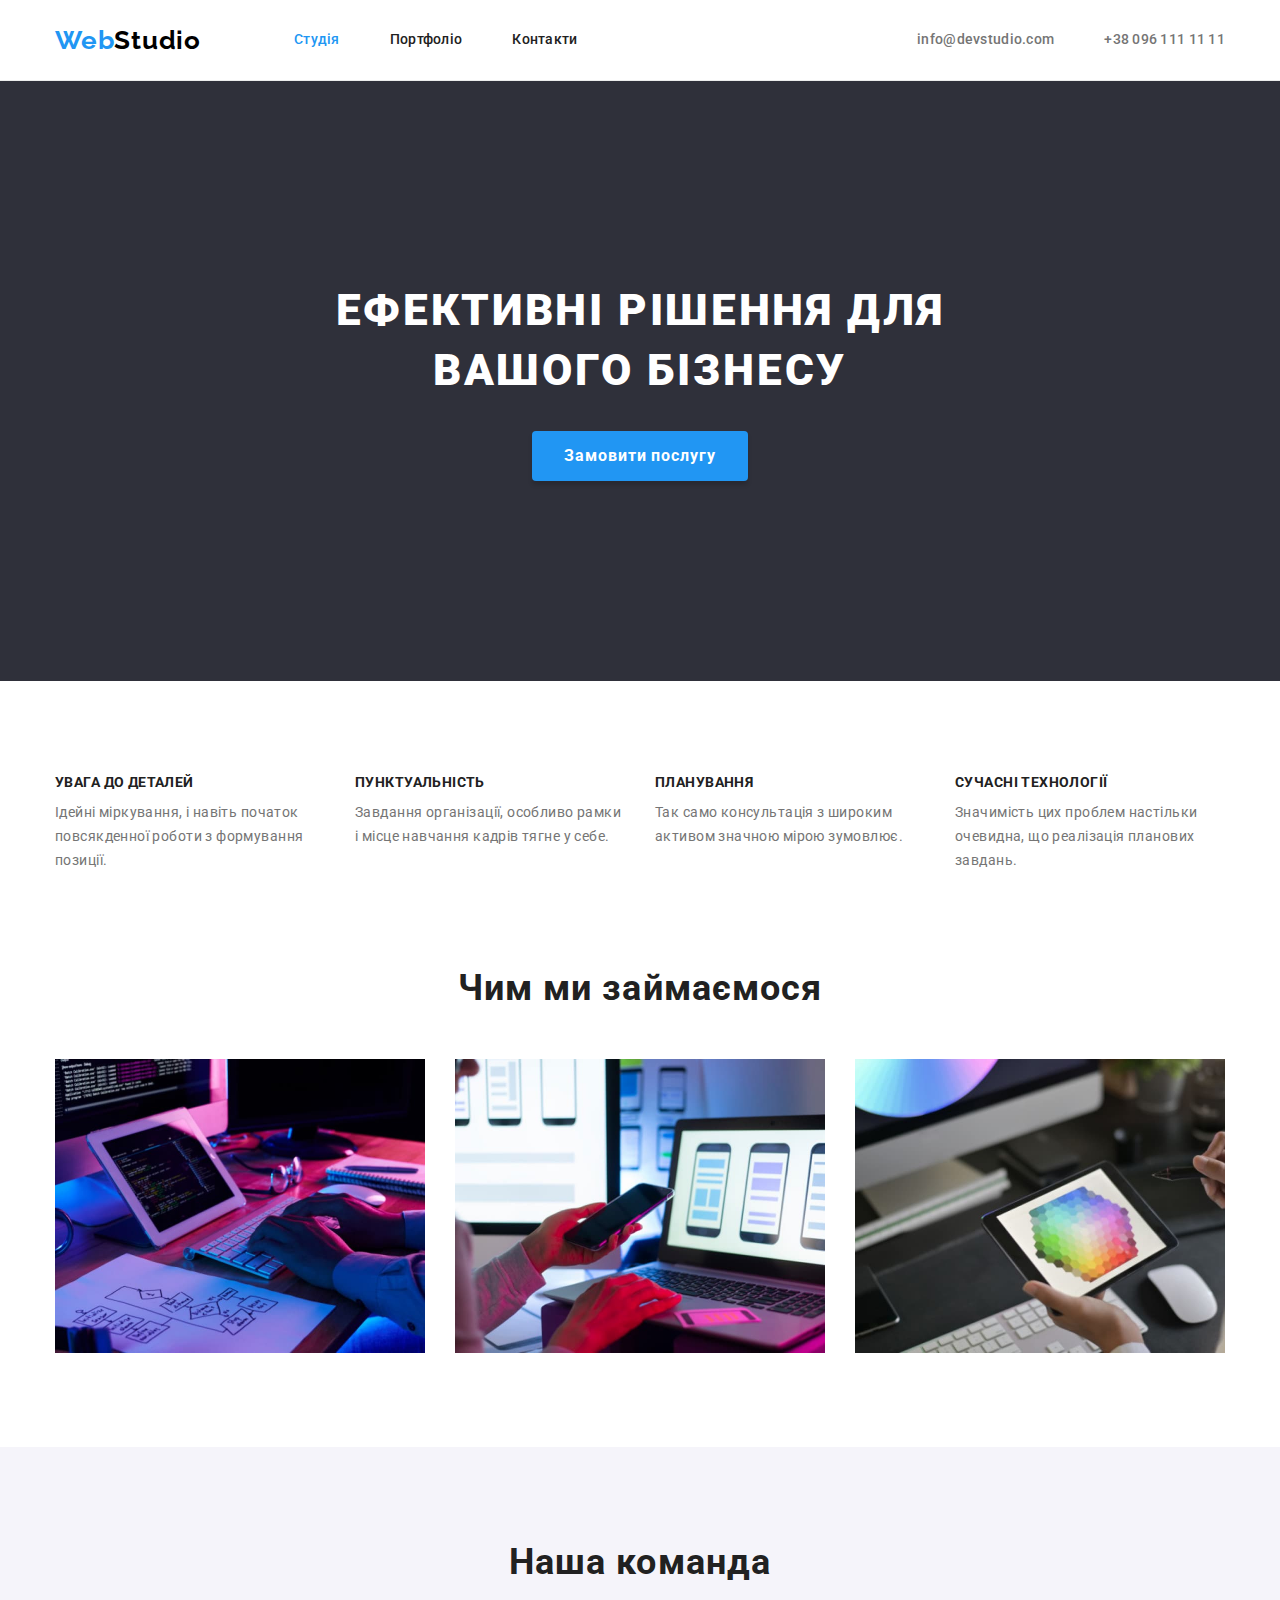
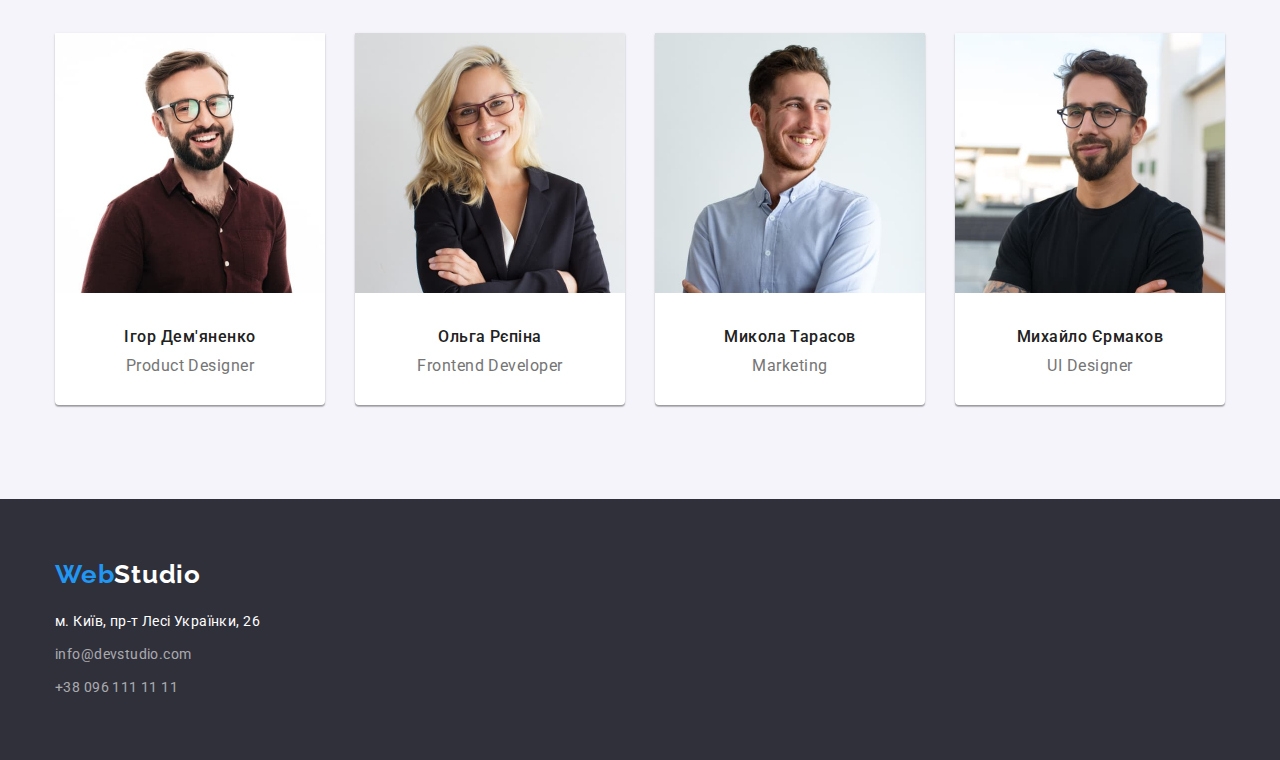
<file: index.html>
<!DOCTYPE html>
<html lang="uk">
<head>
    <meta charset="UTF-8">
    <meta http-equiv="X-UA-Compatible" content="IE=edge">
    <meta name="viewport" content="width=device-width, initial-scale=1.0">
    <title>Web Studio</title>
    <link rel="preconnect" href="https://fonts.googleapis.com">
    <link rel="preconnect" href="https://fonts.gstatic.com" crossorigin>
    <link href="https://fonts.googleapis.com/css2?family=Raleway:wght@700&family=Roboto:wght@400;500;700;900&display=swap"
        rel="stylesheet">
    <link rel="stylesheet" href="https://cdnjs.cloudflare.com/ajax/libs/modern-normalize/1.1.0/modern-normalize.min.css">
    <link rel="stylesheet" href="./css/styles.css">
</head>
<body>
<!--Header-->
    <header class="header">
        <div class="header-main container">
            <a href="./index.html" class="logo" lang="en">Web<span class="logo-studio">Studio</span></a>
            <nav class="header-nav">
                <ul class="header-list list">
                    <li class="item">
                        <a href="#" class="nav-link page">Студія</a>
                    </li>
                    <li class="item">
                        <a href="./portfolio.html" class="nav-link">Портфоліо</a>
                    </li>
                    <li class="item">
                        <a href="#" class="nav-link">Контакти</a>
                    </li>
                </ul>
            </nav>
            <ul class="header-list list">
                <li class="item">
                    <a href="mailto:info@devstudio.com" class="contacts-link">info@devstudio.com</a>
                </li>
                <li class="item">
                    <a href="tel:+380961111111" class="contacts-link">+38 096 111 11 11</a>
                </li>
            </ul>
        </div>
    </header>
<!--Hero-->
    <main>
        <section class="hero section">
                <h1 class="hero-title">Ефективні рішення для вашого бізнесу</h1>
                <button type="button" class="hero-btn">Замовити послугу</button>
        </section>
<!--Description-->
        <section class="description section">
            <h2 class="visually-hidden">Наші переваги</h2>
            <div class="container">
                <ul class="description-list list">
                    <li class="description-item">
                        <h3 class="description-title">УВАГА ДО ДЕТАЛЕЙ</h3>
                        <p class="description-text">Ідейні міркування, і навіть початок повсякденної роботи з формування позиції.</p>
                    </li>
                    <li class="description-item">
                        <h3 class="description-title">ПУНКТУАЛЬНІСТЬ</h3>
                        <p class="description-text">Завдання організації, особливо рамки і місце навчання кадрів тягне у себе.</p>
                    </li>
                    <li class="description-item">
                        <h3 class="description-title">ПЛАНУВАННЯ</h3>
                        <p class="description-text">Так само консультація з широким активом значною мірою зумовлює.</p>
                    </li>
                    <li class="description-item">
                        <h3 class="description-title">СУЧАСНІ ТЕХНОЛОГІЇ</h3>
                        <p class="description-text">Значимість цих проблем настільки очевидна, що реалізація планових завдань.</p>
                    </li>
                </ul>
            </div>
        </section>
<!--Occupation-->
        <section class="occupation section">
            <h2 class="occupation-title">Чим ми займаємося</h2>
            <div class="container">
                <ul class="occupation-list list">
                    <li class="occupation-item">
                        <img class="occupation-img" src="./images/studio/1.jpg" alt="computer" width="370" height="294">
                    </li>
                    <li class="occupation-item">
                        <img class="occupation-img" src="./images/studio/2.jpg" alt="laptop" width="370" height="294">
                    </li>
                    <li class="occupation-item">
                        <img class="occupation-img" src="./images/studio/3.jpg" alt="tablet" width="370" height="294">
                    </li>
                </ul>
            </div>
        </section>
<!--Team-->
        <section class="team section">
            <h2 class="team-title">Наша команда</h2>
            <div class="container">
                <ul class="team-list list">
                    <li class="team-item">
                        <img src="./images/studio/photo1.jpg" alt="Product Designer" width="270" height="260">
                        <h3 class="team-name">Ігор Дем'яненко</h3>
                        <p class="team-text">Product Designer</p>
                    </li>
                    <li class="team-item">
                        <img src="./images/studio/photo2.jpg" alt="Frontend Developer" width="270" height="260">
                        <h3 class="team-name">Ольга Рєпіна</h3>
                        <p class="team-text">Frontend Developer</p>
                    </li>
                    <li class="team-item">
                        <img src="./images/studio/photo3.jpg" alt="Marketing" width="270" height="260">
                        <h3 class="team-name">Микола Тарасов</h3>
                        <p class="team-text">Marketing</p>
                    </li>
                    <li class="team-item">
                        <img src="./images/studio/photo4.jpg" alt="UI Designer" width="270" height="260">
                        <h3 class="team-name">Михайло Єрмаков</h3>
                        <p class="team-text">UI Designer</p>
                    </li>
                </ul>
            </div>
        </section>
    </main>
<!--Footer-->
    <footer class="footer">
        <div class="footer-part container">
            <a href="./index.html" class="logo" lang="en">Web<span class="logo-part">Studio</span></a>
            <address class="footer-address">
                <ul class="footer-list list">
                    <li class="footer-item">
                        <a href="https://goo.gl/maps/w5W1yfR7xaKUDnxX9" target="_blank" rel="noreferrer" class="footer-link">м.
                            Київ, пр-т Лесі Українки, 26</a>
                    </li>
                    <li class="footer-item">
                        <a href="mailto:info@devstudio.com" class="footer-link footer-cont">info@devstudio.com</a>
                    </li>
                    <li class="footer-item">
                        <a href="tel:+380961111111" class="footer-link footer-cont">+38 096 111 11 11</a>
                    </li>
                </ul>
            </address>
        </div>
    </footer>
</body>
</html>
</file>
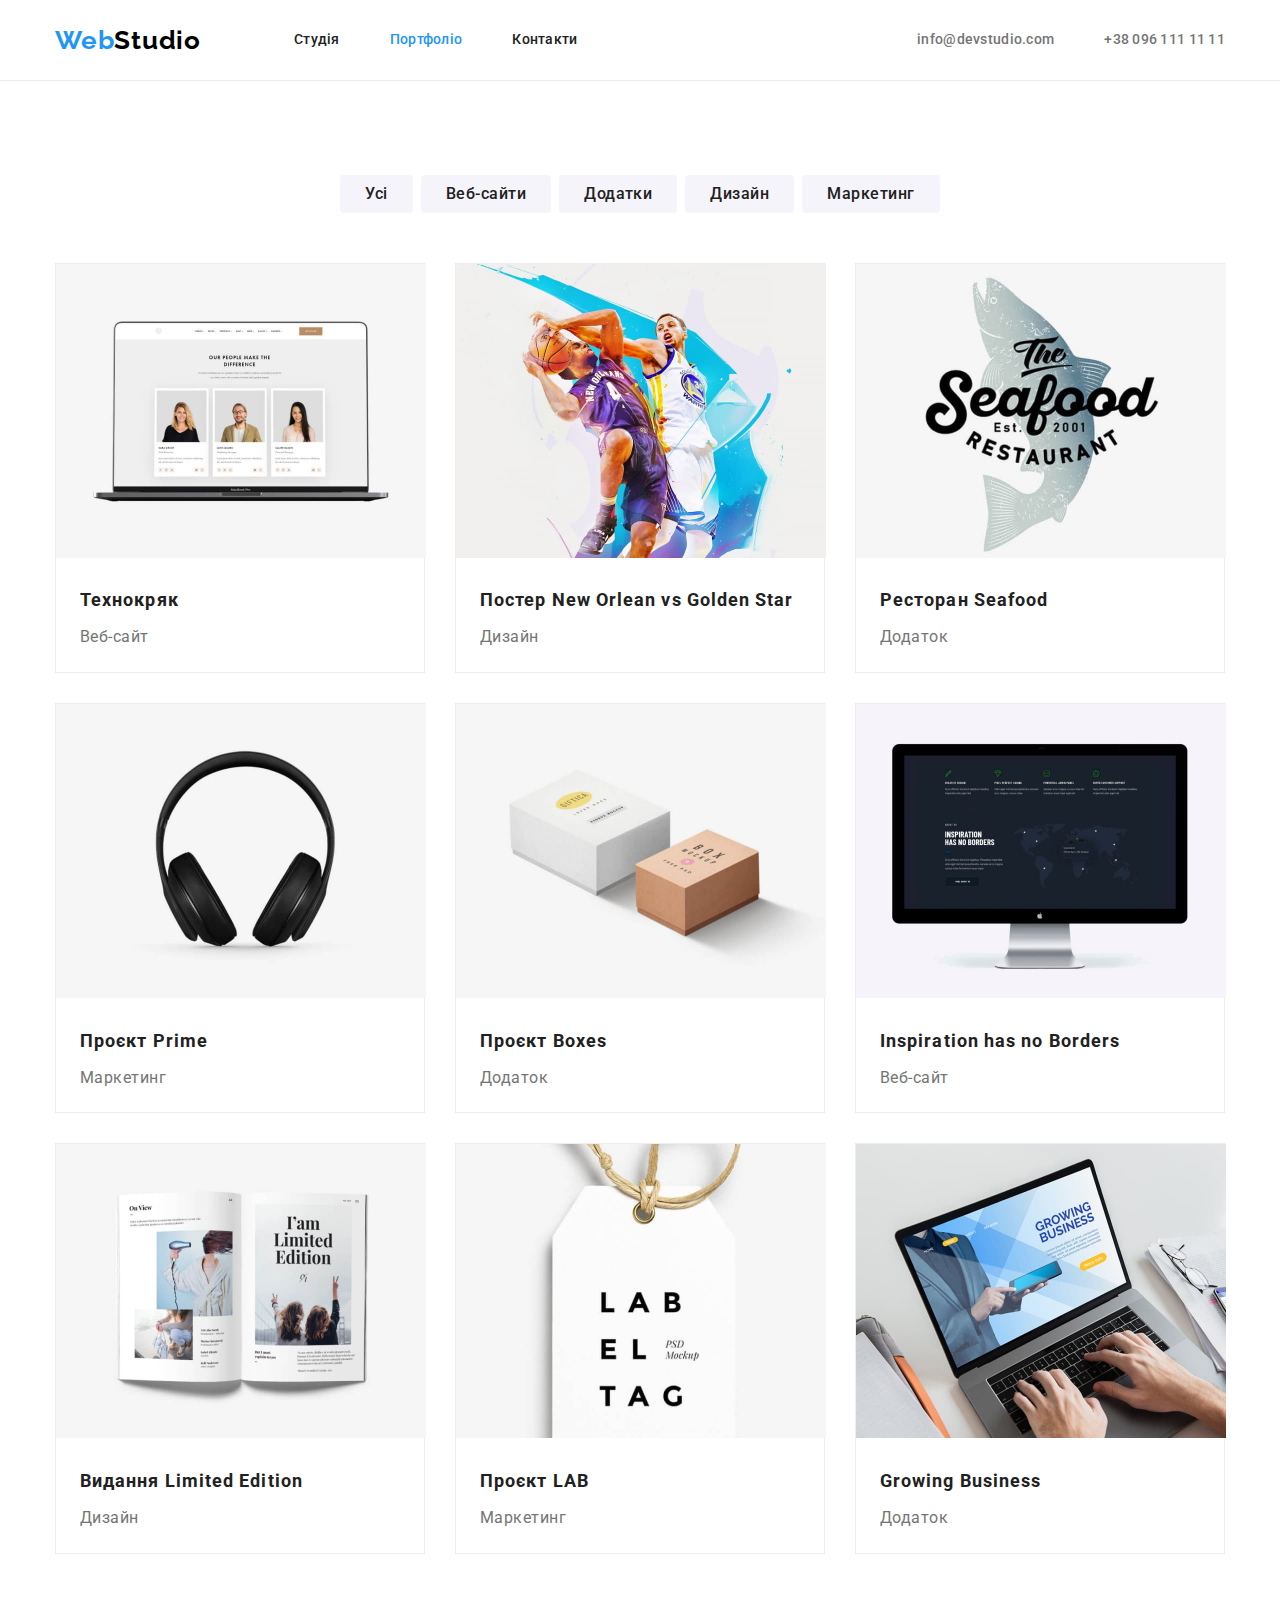
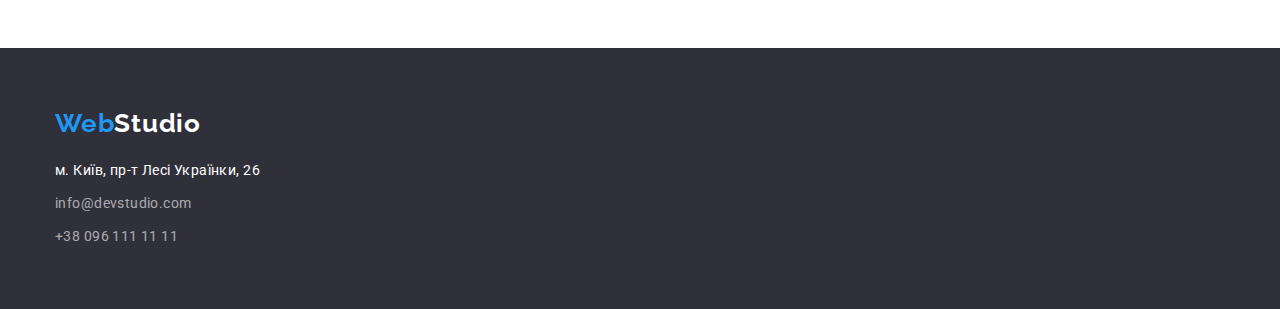
<file: portfolio.html>
<!DOCTYPE html>
<html lang="uk">
<head>
    <meta charset="UTF-8">
    <meta http-equiv="X-UA-Compatible" content="IE=edge">
    <meta name="viewport" content="width=device-width, initial-scale=1.0">
    <title>Web Studio</title>
    <link rel="preconnect" href="https://fonts.googleapis.com">
    <link rel="preconnect" href="https://fonts.gstatic.com" crossorigin>
    <link href="https://fonts.googleapis.com/css2?family=Raleway:wght@700&family=Roboto:wght@400;500;700;900&display=swap"
        rel="stylesheet">
    <link rel="stylesheet" href="https://cdnjs.cloudflare.com/ajax/libs/modern-normalize/1.1.0/modern-normalize.min.css">
    <link rel="stylesheet" href="./css/styles.css">
</head>
<body>
<!--Header-->
    <header class="header">
        <div class="header-main container">
            <a href="./index.html" class="logo" lang="en">Web<span class="logo-studio">Studio</span></a>
            <nav class="header-nav">
                <ul class="header-list list">
                    <li class="item">
                        <a href="./index.html" class="nav-link">Студія</a>
                    </li>
                    <li class="item">
                        <a href="#" class="nav-link page">Портфоліо</a>
                    </li>
                    <li class="item">
                        <a href="#" class="nav-link">Контакти</a>
                    </li>
                </ul>
            </nav>
            <ul class="header-list list">
                <li class="item">
                    <a href="mailto:info@devstudio.com" class="contacts-link">info@devstudio.com</a>
                </li>
                <li class="item">
                    <a href="tel:+380961111111" class="contacts-link">+38 096 111 11 11</a>
                </li>
            </ul>
        </div>
    </header>
<!--Portfolio-->
    <main>
        <section class="portfolio">
            <h1 class="visually-hidden">Портфоліо</h1>
            <ul class="portfolio-names list">
                <li class="portfolio-elment">
                    <button type="button" class="portfolio-btn">Усі</button>
                </li>
                <li class="portfolio-elment">
                    <button type="button" class="portfolio-btn">Веб-сайти</button>
                </li>
                <li class="portfolio-elment">
                    <button type="button" class="portfolio-btn">Додатки</button>
                </li>
                <li class="portfolio-elment">
                    <button type="button" class="portfolio-btn">Дизайн</button>
                </li>
                <li class="portfolio-elment">
                    <button type="button" class="portfolio-btn">Маркетинг</button>
                </li>
            </ul>
            <div class="container">
                <ul class="portfolio-list list">
                    <li class="portfolio-item">
                        <a href="#" class="portfolio-link">
                            <img src="./images/portfolio/picture1.jpg" alt="website" width="370" height="294">
                            <h2 class="portfolio-title">Технокряк</h2>
                            <p class="portfolio-text">Веб-сайт</p>
                        </a>
                    </li>
                    <li class="portfolio-item">
                        <a href="#" class="portfolio-link">
                            <img src="./images/portfolio/picture2.jpg" alt="basketball" width="370" height="294">
                            <h2 class="portfolio-title">Постер <span lang="en">New Orlean vs Golden Star</span></h2>
                            <p class="portfolio-text">Дизайн</p>
                        </a>
                    </li>
                    <li class="portfolio-item">
                        <a href="#" class="portfolio-link">
                            <img src="./images/portfolio/picture3.jpg" alt="label" width="370" height="294">
                            <h2 class="portfolio-title">Ресторан <span>Seafood</span></h2>
                            <p class="portfolio-text">Додаток</p>
                        </a>
                    </li>
                    <li class="portfolio-item">
                        <a href="#" class="portfolio-link">
                            <img src="./images/portfolio/picture4.jpg" alt="earphone" width="370" height="294">
                            <h2 class="portfolio-title">Проєкт <span lang="en">Prime</span></h2>
                            <p class="portfolio-text">Маркетинг</p>
                        </a>
                    </li>
                    <li class="portfolio-item">
                        <a href="#" class="portfolio-link">
                            <img src="./images/portfolio/picture5.jpg" alt="boxes" width="370" height="294">
                            <h2 class="portfolio-title">Проєкт <span lang="en">Boxes</span></h2>
                            <p class="portfolio-text">Додаток</p>
                        </a>
                    </li>
                    <li class="portfolio-item">
                        <a href="#" class="portfolio-link">
                            <img src="./images/portfolio/picture6.jpg" alt="monitor" width="370" height="294">
                            <h2 class="portfolio-title" lang="en">Inspiration has no Borders</h2>
                            <p class="portfolio-text">Веб-сайт</p>
                        </a>
                    </li>
                    <li class="portfolio-item">
                        <a href="#" class="portfolio-link">
                            <img src="./images/portfolio/picture7.jpg" alt="magazine" width="370" height="294">
                            <h2 class="portfolio-title">Видання <span lang="en">Limited Edition</span></h2>
                            <p class="portfolio-text">Дизайн</p>
                        </a>
                    </li>
                    <li class="portfolio-item">
                        <a href="#" class="portfolio-link">
                            <img src="./images/portfolio/picture8.jpg" alt="tag" width="370" height="294">
                            <h2 class="portfolio-title">Проєкт <span lang="en">LAB</span></h2>
                            <p class="portfolio-text">Маркетинг</p>
                        </a>
                    </li>
                    <li class="portfolio-item">
                        <a href="#" class="portfolio-link">
                            <img src="./images/portfolio/picture9.jpg" alt="laptop" width="370" height="294">
                            <h2 class="portfolio-title" lang="en">Growing Business</h2>
                            <p class="portfolio-text">Додаток</p>
                        </a>
                    </li>
                </ul>
            </div>
        </section>
    </main>
<!--Footer-->
    <footer class="footer">
        <div class="footer-part container">
            <a href="./index.html" class="logo" lang="en">Web<span class="logo-part">Studio</span></a>
            <address class="footer-address">
                <ul class="footer-list list">
                    <li class="footer-item">
                        <a href="https://goo.gl/maps/w5W1yfR7xaKUDnxX9" target="_blank" rel="noreferrer"
                            class="footer-link">м.
                            Київ, пр-т Лесі Українки, 26</a>
                    </li>
                    <li class="footer-item">
                        <a href="mailto:info@devstudio.com" class="footer-link footer-cont">info@devstudio.com</a>
                    </li>
                    <li class="footer-item">
                        <a href="tel:+380961111111" class="footer-link footer-cont">+38 096 111 11 11</a>
                    </li>
                </ul>
            </address>
        </div>
    </footer>
</body>
</html>
</file>
<file: css/styles.css>
:root {
    --primary-color:#212121;
    --secondary-color:#ffffff;
    --accent-color: #2196F3;
    --common-color: #2F303A;
    --grey-color: #757575;
    --black-color: #000000;
    --backgroundline-color: #F5F4FA;
    --card-color: #EEEEEE;
    --main-fon: 'Roboto', sans-serif;
    --secondary-fon: 'Raleway', sans-serif;
}

body {
    font-family: var(--main-fon);
    color: var(--primary-color);
}

button {
    cursor: pointer;
    font-family: inherit;
}

h1, h2, h3, h4, h5, h6, p, ul {
    margin: 0;
    padding: 0;
}

/* Utilities */

.container {
    max-width: 1200px;
    margin: 0 auto;
    padding: 0 15px;
}

.list {
    margin: 0;
    padding: 0;

    list-style: none;
}

.visually-hidden {
    position: absolute;
    white-space: nowrap;
    width: 1px;
    height: 1px;
    overflow: hidden;
    border: 0;
    padding: 0;
    clip: rect(0 0 0 0);
    clip-path: inset(50%);
    margin: -1px;
}

.section {
    padding-top: 94px;
    padding-bottom: 94px;
}

/* Header */

.header {
    background-color: var(--secondary-color);
    border-bottom: 1px solid #ECECEC;
}

.header-main {
    display: flex;
    align-items: center;
}

.logo {
    padding: 20px 0 20px 0;

    font-weight: 700;
    font-size: 26px;
    line-height: 1.19;
    letter-spacing: 0.03em;
    text-decoration: none;
    font-family: var(--secondary-fon);

    color: var(--accent-color);
}

.logo-studio {
    color: var(--black-color);
}

.header-nav {
    margin-left: 93px;
}

.header-list {
    display: flex;
    margin-left: auto;
}

.item + .item {
    margin-left: 50px;
}


.nav-link {
    display: block;
    padding-top: 32px;
    padding-bottom: 32px;

    font-weight: 500;
    font-size: 14px;
    line-height: 1.14;
    letter-spacing: 0.02em;
    text-decoration: none;

    color: var(--primary-color);
}

.nav-link:hover,
.nav-link:focus {
    color: var(--accent-color);
}

.page {
    color: var(--accent-color);
}


.contacts-link {
    display: block;
    padding-top: 32px;
    padding-bottom: 32px;

    font-weight: 500;
    font-size: 14px;
    line-height: 1.14;
    letter-spacing: 0.02em;
    text-decoration: none;

    color: var(--grey-color);
}

.contacts-link:hover,
.contacts-link:focus {
    color: var(--accent-color);
}

/* Main */

/* Hero section */

.hero {
    max-width: 1600px;
    margin: 0 auto;
    padding-top: 200px;
    padding-bottom: 200px;
    text-align: center;

    background-color: var(--common-color);
}

.hero-title {
    margin: 0 auto 30px;
    width: 696px;
    height: 120px;
    
    font-weight: 900;
    font-size: 44px;
    line-height: 1.36;
    letter-spacing: 0.06em;
    text-transform: uppercase;

    color: var(--secondary-color);
}

.hero-btn{
    padding: 10px 32px;

    box-shadow: 0px 4px 4px rgba(0, 0, 0, 0.15);
    border-radius: 4px;
    border: none;
    font-weight: 700;
    font-size: 16px;
    line-height: 1.87; 
    letter-spacing: 0.06em;

    background-color: var(--accent-color);
    color: var(--secondary-color);
}

/* Description section */

.description {
    padding-bottom: 0;

    background-color: var(--secondary-color);
}

.description-list {
    display: flex;
}

.description-item + .description-item {
    margin-left: 30px;
}

.description-title {
    margin-bottom: 10px;

    font-size: 14px;
    line-height: 1.14;
    letter-spacing: 0.03em;
    text-transform: uppercase;
}

.description-text {
    width: 270px;

    font-size: 14px;
    line-height: 1.71;
    letter-spacing: 0.03em;

    color: var(--grey-color);
}


/* Occupation section */

.occupation {
    background-color: var(--secondary-color);
}

.occupation-list {
    display: flex;
}

.occupation-item + .occupation-item {
    margin-left: 30px;
}

.occupation-title {
    margin-bottom: 50px;

    font-size: 36px;
    line-height: 1.17;
    text-align: center;
    letter-spacing: 0.03em;
}

.occupation-img {
    display: block;
}

/* Team section */

.team {
    text-align: center;
    background-color: var(--backgroundline-color);
}

.team-title {
    margin-bottom: 50px;

    font-size: 36px;
    line-height: 1.17;

    letter-spacing: 0.03em;
}

.team-list {
    display: flex;
}

.team-item + .team-item {
    margin-left: 30px;
}

.team-item {
    background: var(--secondary-color);
    box-shadow: 0px 1px 3px rgba(0, 0, 0, 0.12), 0px 1px 1px rgba(0, 0, 0, 0.14), 0px 2px 1px rgba(0, 0, 0, 0.2);
    border-radius: 0px 0px 4px 4px;
}

.team-name {
    margin: 30px 0 10px 0;

    font-weight: 500;
    font-size: 16px;
    line-height: 1.19;
    letter-spacing: 0.03em;
}

.team-text {
    margin-bottom: 30px;

    font-size: 16px;
    line-height: 1.19;
    letter-spacing: 0.03em;

    color: var(--grey-color);
}

/* Portfolio section */

.portfolio {
    padding-top: 94px;
    padding-bottom: 94px;

    background-color: var(--secondary-color);
}

.portfolio-names {
    display: flex;
    justify-content: center;
    margin-bottom: 50px;
}

.portfolio-elment + .portfolio-elment {
    margin-left: 8px;
}

.portfolio-btn {
    padding: 6px 25px;

    border: none;
    border-radius: 4px;
    font-weight: 500;
    font-size: 16px;
    line-height: 1.62;
    text-align: center;
    letter-spacing: 0.03em;

    background-color: var(--backgroundline-color);
    color: var(--primary-color);
}

.portfolio-btn:hover,
.portfolio-btn:focus {
    background-color: var(--accent-color);
    color: var(--secondary-color);
}

.portfolio-list {
    display: flex;
    flex-wrap: wrap;
}

.portfolio-item {
    width: 370px;
    margin-right: 30px;
    margin-bottom: 30px;

    border: 1px solid var(--card-color);
}

.portfolio-item:nth-child(3n) {
    margin-right: 0;
}

.portfolio-item:nth-last-child(-n + 3) {
    margin-bottom: 0;
}

.portfolio-link {
    text-decoration: none;
}

.portfolio-title {
    padding: 20px 24px 4px;

    font-size: 18px;
    line-height: 2;
    letter-spacing: 0.06em;

    color: var(--primary-color);
}

.portfolio-text {
    padding-left: 24px;
    padding-bottom: 20px;

    font-size: 16px;
    line-height: 1.87;
    letter-spacing: 0.03em;

    color: var(--grey-color);
}

/* Footer */

.footer {
    background-color: var(--common-color);
}

.footer-part {
    padding-top: 60px;
}


.footer-address {
    margin-top: 20px;
    padding-bottom: 60px;

    font-style: normal;
}


.logo-part {
    color: var(--secondary-color)
}

.footer-item {
    margin-bottom: 9px;
    display: block;
}

.footer-item:last-child {
    margin-bottom: 0;
}

.footer-link {
    font-weight: 400;
    font-size: 14px;
    line-height: 1.71;
    letter-spacing: 0.03em;
    text-decoration: none;

    color: var(--secondary-color);
}

.footer-link:hover,
.footer-link:focus {
    color: var(--secondary-color);
}

.footer-cont {
    color: rgba(255, 255, 255, 0.6);
}
</file>
